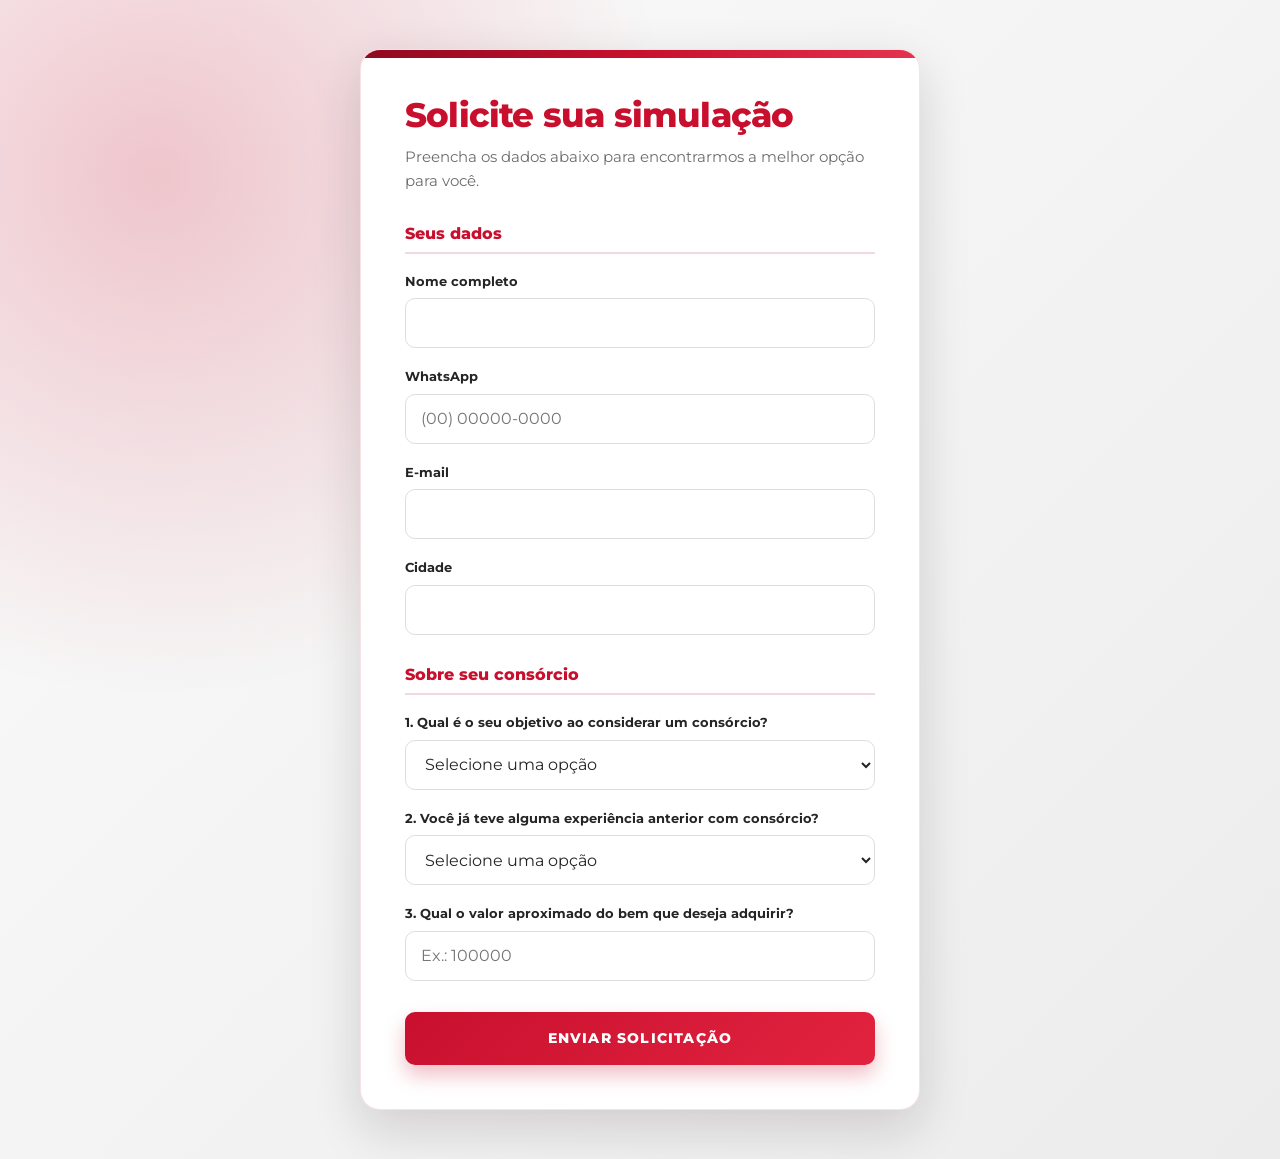
<file: Formulario2/index.html>
<!DOCTYPE html>
<html lang="pt-BR">
<head>
    <link rel="stylesheet" href="style.css">
  <meta charset="UTF-8">
  <meta name="viewport" content="width=device-width, initial-scale=1.0">
  <title>Simulação de Consórcio</title>

  <link rel="stylesheet" href="style.css">
</head>

<body>
  <main class="pagina">
    <form class="formulario" id="formulario-consorcio">
      <h1>Solicite sua simulação</h1>

      <p class="subtitulo">
        Preencha os dados abaixo para encontrarmos a melhor opção para você.
      </p>

      <h2>Seus dados</h2>

      <div class="campo">
        <label for="nome">Nome completo</label>
        <input type="text" id="nome" name="nome" required>
      </div>

      <div class="campo">
        <label for="whatsapp">WhatsApp</label>
        <input type="tel" id="whatsapp" name="whatsapp"
          placeholder="(00) 00000-0000" required>
      </div>

      <div class="campo">
        <label for="email">E-mail</label>
        <input type="email" id="email" name="email" required>
      </div>

      <div class="campo">
        <label for="cidade">Cidade</label>
        <input type="text" id="cidade" name="cidade" required>
      </div>

      <h2>Sobre seu consórcio</h2>

      <div class="campo">
        <label for="objetivo">1. Qual é o seu objetivo ao considerar um consórcio?</label>
        <select id="objetivo" name="objetivo" required>
          <option value="" selected disabled>Selecione uma opção</option>
          <option value="Investimento e rentabilidade">Investimento e rentabilidade</option>
          <option value="Comprar um imóvel">Comprar um imóvel</option>
          <option value="Comprar um veículo">Comprar um veículo</option>
          <option value="Planejamento financeiro">Planejamento financeiro</option>
          <option value="Outro">Outro</option>
        </select>
      </div>

      <div class="campo">
        <label for="experiencia">2. Você já teve alguma experiência anterior com consórcio?</label>
        <select id="experiencia" name="experiencia" required>
          <option value="" selected disabled>Selecione uma opção</option>
          <option value="Sim, já participei de um consórcio">Sim, já participei de um consórcio</option>
          <option value="Não, é a minha primeira vez">Não, é a minha primeira vez</option>
        </select>
      </div>

      <div class="campo">
        <label for="valor">3. Qual o valor aproximado do bem que deseja adquirir?</label>
        <input type="number" id="valor" name="valor"
          min="0" placeholder="Ex.: 100000" required>
      </div>

      <button class="botao-enviar" type="submit">ENVIAR SOLICITAÇÃO</button>
    </form>
  </main>

    <script src="java.js"></script>
</body>
</html>
</file>
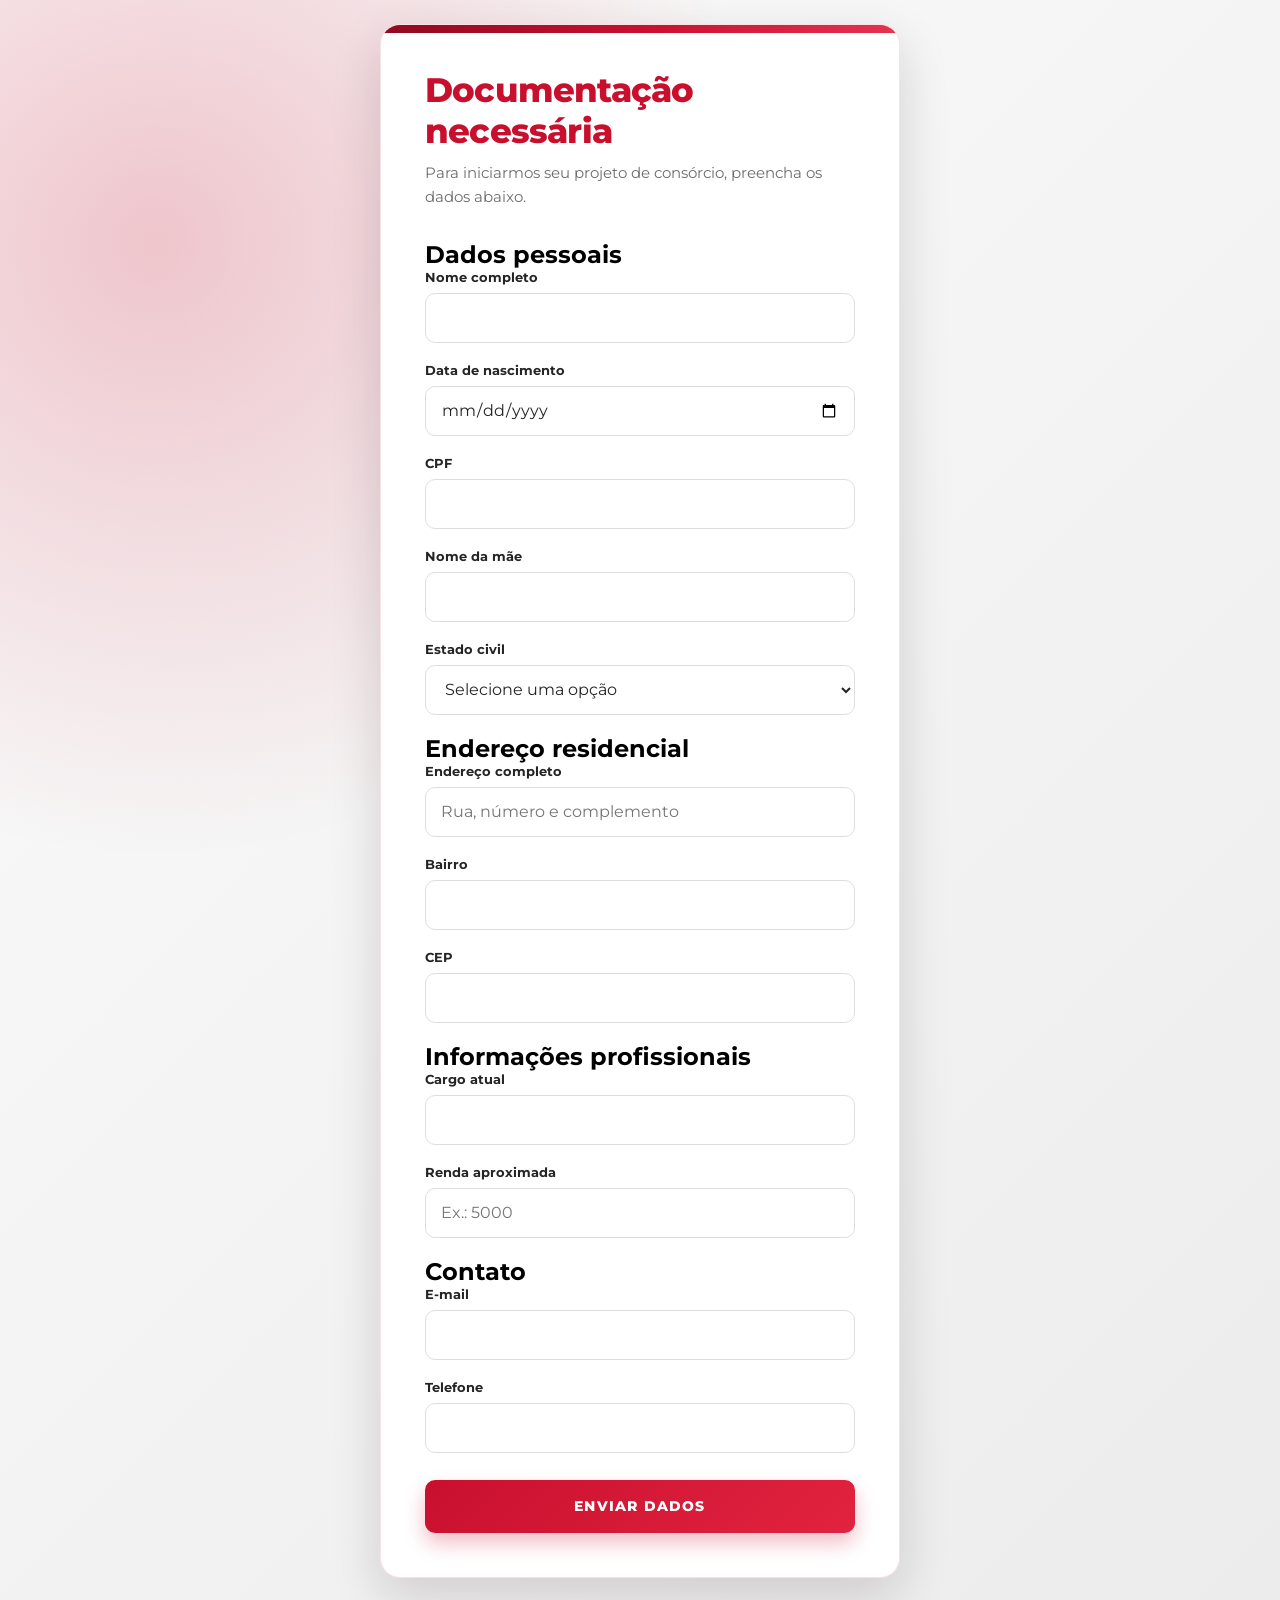
<file: Meuformulario/index.html>
<!DOCTYPE html>
<html lang="pt-BR">
<head>
  <meta charset="UTF-8">
  <meta name="viewport" content="width=device-width, initial-scale=1.0">

  <title>Dados Pessoais</title>

  <link rel="stylesheet" href="style.css">
</head>

<body>
  <main class="pagina">
    <form class="formulario" id="formulario-consorcio">
      <h1>Documentação necessária</h1>

      <p class="subtitulo">
        Para iniciarmos seu projeto de consórcio, preencha os dados abaixo.
      </p>

      <h2>Dados pessoais</h2>

      <div class="campo">
        <label for="nome">Nome completo</label>
        <input type="text" id="nome" name="nome" required>
      </div>

      <div class="campo">
        <label for="nascimento">Data de nascimento</label>
        <input type="date" id="nascimento" name="nascimento" required>
      </div>

      <div class="campo">
        <label for="cpf">CPF</label>
        <input type="text" id="cpf" name="cpf" required>
      </div>

      <div class="campo">
        <label for="mae">Nome da mãe</label>
        <input type="text" id="mae" name="mae" required>
      </div>

      <div class="campo">
        <label for="estado-civil">Estado civil</label>
        <select id="estado-civil" name="estado-civil" required>
          <option value="" selected disabled>Selecione uma opção</option>
          <option value="solteiro">Solteiro(a)</option>
          <option value="casado">Casado(a)</option>
          <option value="divorciado">Divorciado(a)</option>
          <option value="viuvo">Viúvo(a)</option>
          <option value="uniao-estavel">União estável</option>
        </select>
      </div>

      <h2>Endereço residencial</h2>

      <div class="campo">
        <label for="endereco">Endereço completo</label>
        <input type="text" id="endereco" name="endereco"
          placeholder="Rua, número e complemento" required>
      </div>

      <div class="campo">
        <label for="bairro">Bairro</label>
        <input type="text" id="bairro" name="bairro" required>
      </div>

      <div class="campo">
        <label for="cep">CEP</label>
        <input type="text" id="cep" name="cep" required>
      </div>

      <h2>Informações profissionais</h2>

      <div class="campo">
        <label for="cargo">Cargo atual</label>
        <input type="text" id="cargo" name="cargo" required>
      </div>

      <div class="campo">
        <label for="renda">Renda aproximada</label>
        <input type="number" id="renda" name="renda" min="0"
          placeholder="Ex.: 5000" required>
      </div>

      <h2>Contato</h2>

      <div class="campo">
        <label for="email">E-mail</label>
        <input type="email" id="email" name="email" required>
      </div>

      <div class="campo">
        <label for="telefone">Telefone</label>
        <input type="tel" id="telefone" name="telefone" required>
      </div>

      <button class="botao-enviar" type="submit">ENVIAR DADOS</button>
    </form>
  </main>

  <script src="script.js"></script>
</body>
</html>
</file>
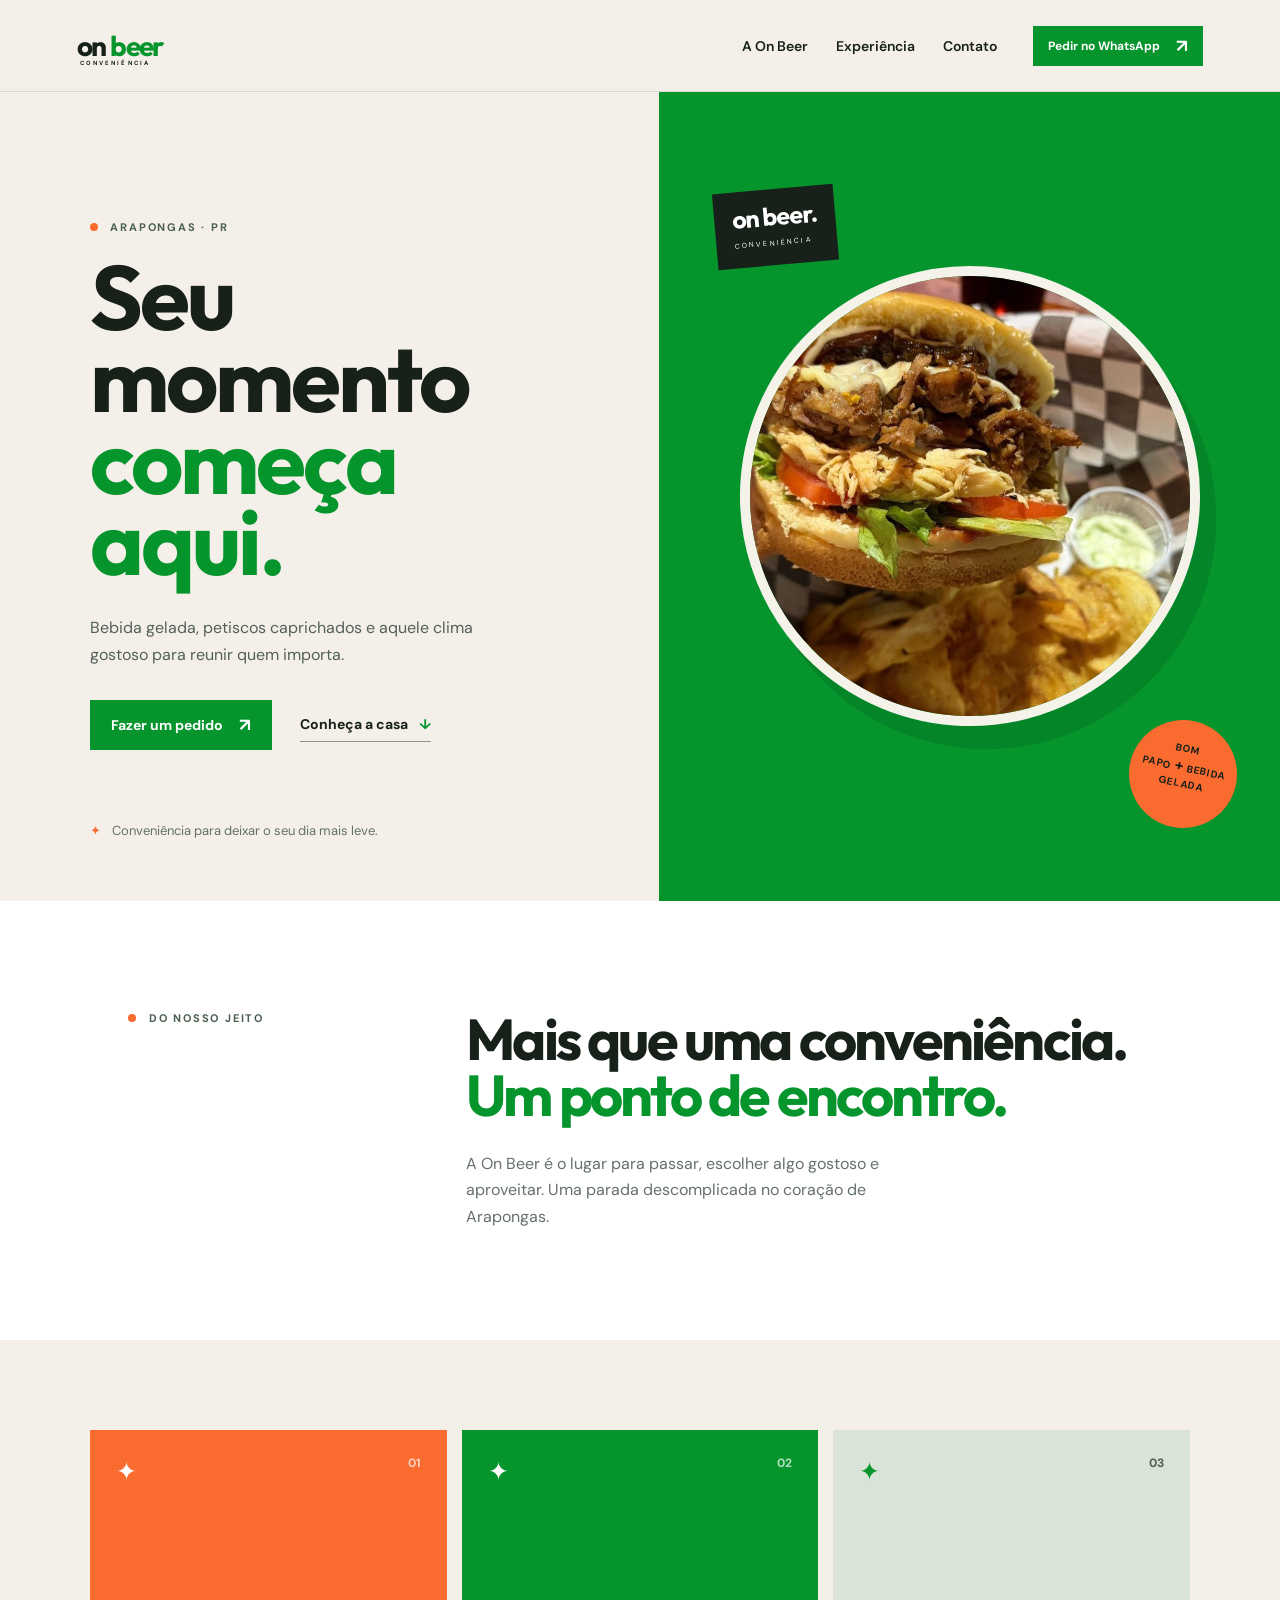
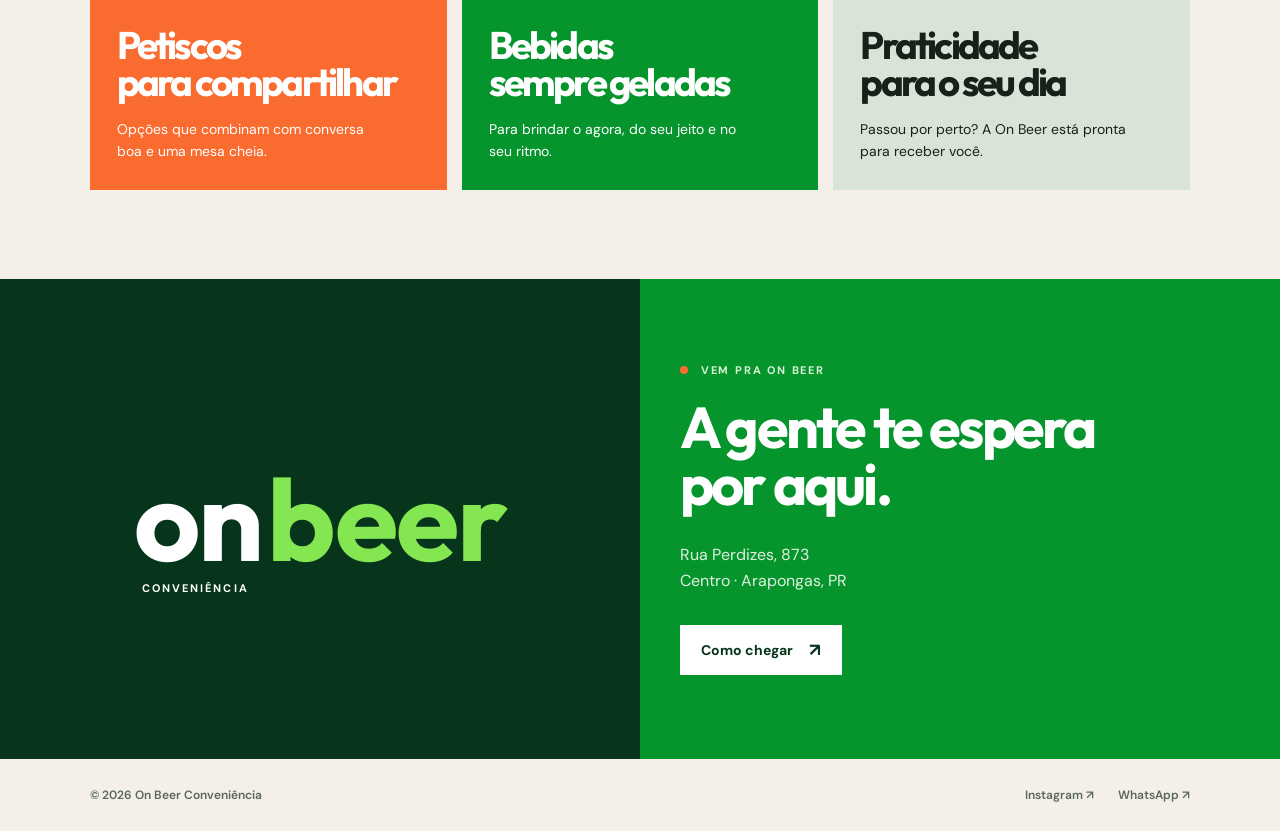
<file: onbeer/index.html>
<!doctype html>
<html lang="pt-BR">
  <head>
    <meta charset="UTF-8" />
    <meta name="viewport" content="width=device-width, initial-scale=1.0" />
    <meta name="description" content="On Beer Conveniência em Arapongas: bebidas geladas, petiscos e bons momentos." />
    <title>On Beer | Conveniência em Arapongas</title>
    <link rel="preconnect" href="https://fonts.googleapis.com" />
    <link rel="preconnect" href="https://fonts.gstatic.com" crossorigin />
    <link href="https://fonts.googleapis.com/css2?family=DM+Sans:wght@400;500;600;700&family=Outfit:wght@600;700;800&display=swap" rel="stylesheet" />
    <link rel="stylesheet" href="style.css" />
  </head>
  <body>
    <header class="topbar" id="inicio">
      <a class="brand" href="#inicio" aria-label="On Beer - início">
        <span>on</span> beer<small>CONVENIÊNCIA</small>
      </a>
      <button class="menu-toggle" aria-label="Abrir menu" aria-expanded="false">☰</button>
      <nav class="menu" aria-label="Navegação principal">
        <a href="#sobre">A On Beer</a>
        <a href="#experiencia">Experiência</a>
        <a href="#contato">Contato</a>
      </nav>
      <a class="button button-small" href="https://wa.me/5543988074126?text=Ol%C3%A1%2C%20vim%20pelo%20site%20da%20On%20Beer!" target="_blank" rel="noreferrer">Pedir no WhatsApp <span>↗</span></a>
    </header>

    <main>
      <section class="hero">
        <div class="hero-copy">
          <p class="eyebrow"><i></i> ARAPONGAS · PR</p>
          <h1>Seu momento<br /><em>começa aqui.</em></h1>
          <p class="hero-text">Bebida gelada, petiscos caprichados e aquele clima gostoso para reunir quem importa.</p>
          <div class="hero-actions">
            <a class="button" href="https://wa.me/5543988074126?text=Ol%C3%A1%2C%20quero%20fazer%20um%20pedido%20na%20On%20Beer!" target="_blank" rel="noreferrer">Fazer um pedido <span>↗</span></a>
            <a class="text-link" href="#sobre">Conheça a casa <span>↓</span></a>
          </div>
          <div class="hero-note"><span>✦</span> Conveniência para deixar o seu dia mais leve.</div>
        </div>
        <div class="hero-visual">
          <div class="image-frame">
            <img src="assets/Hamburger.jpeg" alt="Petiscos e acompanhamentos servidos pela On Beer" />
          </div>
          <div class="floating-tag"><b>on beer.</b><span>CONVENIÊNCIA</span></div>
          <div class="round-stamp">BOM<br />PAPO <b>+</b> BEBIDA<br />GELADA</div>
        </div>
      </section>

      <section class="intro" id="sobre">
        <p class="eyebrow"><i></i> DO NOSSO JEITO</p>
        <div>
          <h2>Mais que uma conveniência.<br /><em>Um ponto de encontro.</em></h2>
          <p>A On Beer é o lugar para passar, escolher algo gostoso e aproveitar. Uma parada descomplicada no coração de Arapongas.</p>
        </div>
      </section>

      <section class="experience" id="experiencia">
        <article class="experience-card food-card">
          <span class="card-number">01</span>
          <div class="card-icon">✦</div>
          <h3>Petiscos<br />para compartilhar</h3>
          <p>Opções que combinam com conversa boa e uma mesa cheia.</p>
        </article>
        <article class="experience-card green-card">
          <span class="card-number">02</span>
          <div class="card-icon">✦</div>
          <h3>Bebidas<br />sempre geladas</h3>
          <p>Para brindar o agora, do seu jeito e no seu ritmo.</p>
        </article>
        <article class="experience-card light-card">
          <span class="card-number">03</span>
          <div class="card-icon">✦</div>
          <h3>Praticidade<br />para o seu dia</h3>
          <p>Passou por perto? A On Beer está pronta para receber você.</p>
        </article>
      </section>

      <section class="visit" id="contato">
        <div class="visit-brand"><span>on</span> beer<small>CONVENIÊNCIA</small></div>
        <div class="visit-copy">
          <p class="eyebrow"><i></i> VEM PRA ON BEER</p>
          <h2>A gente te espera<br />por aqui.</h2>
          <address>Rua Perdizes, 873<br />Centro · Arapongas, PR</address>
          <a class="button button-light" href="https://www.google.com/maps/search/?api=1&query=Rua%20Perdizes%20873%2C%20Arapongas%20PR" target="_blank" rel="noreferrer">Como chegar <span>↗</span></a>
        </div>
      </section>
    </main>

    <footer>
      <p>© <span id="year"></span> On Beer Conveniência</p>
      <a href="https://www.instagram.com/onbeer_conveniencia/" target="_blank" rel="noreferrer">Instagram ↗</a>
      <a href="https://wa.me/5543988074126?text=Ol%C3%A1%2C%20vim%20pelo%20site%20da%20On%20Beer!" target="_blank" rel="noreferrer">WhatsApp ↗</a>
    </footer>
    <script src="script.js"></script>
  </body>
</html>
</file>
<file: Formulario2/style.css>
@import url("https://fonts.googleapis.com/css2?family=Montserrat:wght@400;500;600;700;800&display=swap");

:root {
  --vermelho: #c8102e;
  --vermelho-escuro: #8f0a20;
  --texto: #242424;
  --cinza: #6d6d6d;
}

* {
  box-sizing: border-box;
  margin: 0;
  padding: 0;
}

body {
  min-height: 100vh;
  font-family: "Montserrat", Arial, sans-serif;
  background:
    radial-gradient(circle at 12% 15%, rgba(200, 16, 46, 0.22), transparent 35%),
    linear-gradient(135deg, #fbfbfb, #ececec);
  padding: 24px;
}

.pagina {
  width: 100%;
  max-width: 560px;
  margin: 0 auto;
}

.formulario {
  position: relative;
  overflow: hidden;
  margin: 25px 0;
  padding: 44px;
  background: #fff;
  border: 1px solid rgba(200, 16, 46, 0.12);
  border-radius: 20px;
  box-shadow: 0 18px 50px rgba(40, 20, 24, 0.16);
}

.formulario::before {
  content: "";
  position: absolute;
  top: 0;
  left: 0;
  width: 100%;
  height: 8px;
  background: linear-gradient(90deg, var(--vermelho-escuro), var(--vermelho), #e5334f);
}

h1 {
  color: var(--vermelho);
  font-size: clamp(1.7rem, 4vw, 2.1rem);
  font-weight: 800;
  letter-spacing: -0.8px;
  margin-bottom: 10px;
}

.subtitulo {
  color: var(--cinza);
  font-size: 0.95rem;
  line-height: 1.6;
  margin-bottom: 30px;
}

h2 {
  color: var(--vermelho);
  font-size: 1rem;
  font-weight: 800;
  margin: 30px 0 18px;
  padding-bottom: 9px;
  border-bottom: 2px solid #f2d9de;
}

.campo {
  margin-bottom: 19px;
}

.campo label {
  display: block;
  color: var(--texto);
  font-size: 0.83rem;
  font-weight: 700;
  line-height: 1.4;
  margin-bottom: 8px;
}

.campo input,
.campo select {
  width: 100%;
  height: 50px;
  padding: 0 15px;
  border: 1px solid #dedede;
  border-radius: 10px;
  outline: none;
  background: #fff;
  color: var(--texto);
  font: inherit;
  transition: border-color 0.2s, box-shadow 0.2s, background 0.2s;
}

.campo input:focus,
.campo select:focus {
  border-color: var(--vermelho);
  background: #fffafb;
  box-shadow: 0 0 0 4px rgba(200, 16, 46, 0.12);
}

.botao-enviar {
  width: 100%;
  height: 53px;
  margin-top: 12px;
  border: 0;
  border-radius: 10px;
  background: linear-gradient(135deg, var(--vermelho), #e2233f);
  color: #fff;
  cursor: pointer;
  font: inherit;
  font-size: 0.9rem;
  font-weight: 800;
  letter-spacing: 1.2px;
  box-shadow: 0 10px 20px rgba(200, 16, 46, 0.27);
  transition: transform 0.2s, box-shadow 0.2s;
}

.botao-enviar:hover {
  box-shadow: 0 13px 24px rgba(200, 16, 46, 0.35);
  transform: translateY(-2px);
}

.botao-enviar:active {
  transform: translateY(0);
}

@media (max-width: 520px) {
  body {
    padding: 14px;
  }

  .formulario {
    padding: 34px 24px;
    border-radius: 16px;
  }
}
</file>
<file: Meuformulario/style.css>
@import url('https://fonts.googleapis.com/css2?family=Montserrat:wght@400;500;600;700;800&display=swap');

:root {
  --vermelho: #c8102e;
  --vermelho-escuro: #8f0a20;
  --texto: #242424;
  --cinza: #6d6d6d;
}

* {
  box-sizing: border-box;
  margin: 0;
  padding: 0;
}

body {
  min-height: 100vh;
  font-family: "Montserrat", Arial, sans-serif;
  background:
    radial-gradient(circle at 12% 15%, rgba(200, 16, 46, 0.22), transparent 35%),
    linear-gradient(135deg, #fbfbfb 0%, #ececec 100%);
  display: grid;
  place-items: center;
  padding: 24px;
}

.pagina {
  width: 100%;
  max-width: 520px;
}

.formulario {
  position: relative;
  overflow: hidden;
  padding: 44px;
  background: #ffffff;
  border-radius: 20px;
  border: 1px solid rgba(200, 16, 46, 0.12);
  box-shadow: 0 18px 50px rgba(40, 20, 24, 0.16);
}

.formulario::before {
  content: "";
  position: absolute;
  top: 0;
  left: 0;
  width: 100%;
  height: 8px;
  background: linear-gradient(90deg, var(--vermelho-escuro), var(--vermelho), #e5334f);
}

h1 {
  color: var(--vermelho);
  font-size: clamp(1.7rem, 4vw, 2.1rem);
  font-weight: 800;
  letter-spacing: -0.8px;
  margin-bottom: 10px;
}

.subtitulo {
  color: var(--cinza);
  font-size: 0.95rem;
  line-height: 1.6;
  margin-bottom: 30px;
}

.campo {
  margin-bottom: 19px;
}

.campo label {
  display: block;
  color: var(--texto);
  font-size: 0.83rem;
  font-weight: 700;
  margin-bottom: 8px;
}

.campo input {
  width: 100%;
  height: 50px;
  border: 1px solid #dedede;
  border-radius: 10px;
  outline: none;
  padding: 0 15px;
  color: var(--texto);
  font: inherit;
  transition: border-color 0.2s, box-shadow 0.2s, background 0.2s;
}

.campo input:hover {
  border-color: #c9c9c9;
}

.campo input:focus {
  border-color: var(--vermelho);
  background: #fffafb;
  box-shadow: 0 0 0 4px rgba(200, 16, 46, 0.12);
}

.botao-enviar {
  width: 100%;
  height: 53px;
  margin-top: 8px;
  border: 0;
  border-radius: 10px;
  background: linear-gradient(135deg, var(--vermelho), #e2233f);
  color: #fff;
  cursor: pointer;
  font: inherit;
  font-size: 0.9rem;
  font-weight: 800;
  letter-spacing: 1.2px;
  box-shadow: 0 10px 20px rgba(200, 16, 46, 0.27);
  transition: transform 0.2s, box-shadow 0.2s, background 0.2s;
}

.botao-enviar:hover {
  background: linear-gradient(135deg, var(--vermelho-escuro), var(--vermelho));
  box-shadow: 0 13px 24px rgba(200, 16, 46, 0.35);
  transform: translateY(-2px);
}

.botao-enviar:active {
  transform: translateY(0);
}

@media (max-width: 520px) {
  .formulario {
    padding: 34px 24px;
    border-radius: 16px;
  }
}

.campo input {
  cursor: text;
}

.botao-enviar {
  cursor: pointer;
}
.campo select {
  width: 100%;
  height: 50px;
  padding: 0 15px;
  border: 1px solid #dedede;
  border-radius: 10px;
  outline: none;
  background: #fff;
  color: var(--texto);
  font: inherit;
}

.campo select:focus {
  border-color: var(--vermelho);
  background: #fffafb;
  box-shadow: 0 0 0 4px rgba(200, 16, 46, 0.12);
}
</file>
<file: onbeer/style.css>
:root { --green:#05952c; --deep:#06351b; --cream:#f4f0e9; --ink:#172019; --orange:#fa6b30; }
* { box-sizing:border-box; } html { scroll-behavior:smooth; } body { margin:0; color:var(--ink); background:var(--cream); font-family:"DM Sans",sans-serif; } a { color:inherit; text-decoration:none; }
.topbar { min-height:92px; padding:18px clamp(24px,6vw,92px); display:flex; align-items:center; gap:36px; border-bottom:1px solid #d9d6ce; position:relative; z-index:5; background:var(--cream); }
.brand,.visit-brand { position:relative; display:inline-flex; align-items:baseline; gap:5px; color:var(--green); font:700 28px/1 "Outfit",sans-serif; letter-spacing:-1.7px; }.brand span,.visit-brand span { color:#162119; }.brand small,.visit-brand small { position:absolute; top:28px; left:3px; font:700 6px/1 "DM Sans",sans-serif; letter-spacing:2.1px; color:var(--ink); white-space:nowrap; }
.menu { display:flex; gap:28px; margin-left:auto; font-size:14px; font-weight:600; }.menu a:hover,.text-link:hover,footer a:hover { color:var(--green); }.menu-toggle { display:none; border:0; background:transparent; font-size:24px; }
.button { display:inline-flex; align-items:center; justify-content:center; gap:16px; padding:15px 20px; background:var(--green); border:1px solid var(--green); color:#fff; font-size:14px; font-weight:700; transition:.2s ease; }.button:hover { background:var(--deep); border-color:var(--deep); transform:translateY(-2px); }.button span { font-size:18px; line-height:10px; }.button-small { padding:11px 14px; font-size:12px; }
.hero { min-height:640px; display:grid; grid-template-columns:1.03fr .97fr; overflow:hidden; }.hero-copy { padding:clamp(64px,10vw,146px) clamp(24px,7vw,108px) 62px; }.eyebrow { margin:0 0 22px; color:#49604f; font-weight:700; font-size:11px; letter-spacing:1.8px; }.eyebrow i { width:8px; height:8px; display:inline-block; margin-right:8px; background:var(--orange); border-radius:50%; }
h1,h2,h3 { font-family:"Outfit",sans-serif; letter-spacing:-2.8px; } h1 { margin:0; max-width:600px; font-size:clamp(58px,7.1vw,106px); line-height:.9; } h1 em,h2 em { color:var(--green); font-style:normal; }.hero-text { max-width:430px; margin:32px 0; color:#526058; font-size:16px; line-height:1.65; }.hero-actions { display:flex; align-items:center; gap:28px; }.text-link { border-bottom:1px solid #89958d; padding:8px 0; font-size:14px; font-weight:700; }.text-link span { margin-left:8px; color:var(--green); }.hero-note { margin-top:72px; color:#637168; font-size:13px; }.hero-note span { color:var(--orange); margin-right:8px; }
.hero-visual { position:relative; min-height:580px; background:var(--green); padding:clamp(30px,5vw,72px); display:flex; align-items:center; justify-content:center; }.image-frame { width:min(100%,460px);aspect-ratio: 1; overflow:hidden; border-radius: 50%; border:10px solid #f5f2e9; transform:rotate(4deg); box-shadow:18px 22px 0 rgba(0,0,0,.11); }.image-frame img { width:100%; height:100%; object-fit:cover; object-position:center 9%; transform:scale(1.1); }.floating-tag { position:absolute; left:9%; top:12%; padding:15px 18px; color:#fff; background:#172019; transform:rotate(-5deg); }.floating-tag b { display:block; font:700 25px/1 "Outfit",sans-serif; letter-spacing:-1px; }.floating-tag span { font-size:7px; letter-spacing:2.2px; }.round-stamp { position:absolute; right:7%; bottom:9%; width:108px; height:108px; padding-top:22px; border-radius:50%; background:var(--orange); text-align:center; font-size:10px; font-weight:700; letter-spacing:.8px; line-height:1.4; transform:rotate(12deg); }.round-stamp b { font-size:15px; }
.intro { display:grid; grid-template-columns:.62fr 1.38fr; padding:110px clamp(24px,10vw,160px); gap:30px; background:#fff; }.intro h2,.visit h2 { margin:0; font-size:clamp(38px,4.5vw,65px); line-height:.98; }.intro div > p { max-width:430px; margin:27px 0 0; color:#657169; line-height:1.65; }
.experience { padding:clamp(52px,7vw,105px) clamp(24px,7vw,112px); display:grid; grid-template-columns:repeat(3,1fr); gap:15px; }.experience-card { min-height:360px; padding:27px; position:relative; display:flex; flex-direction:column; justify-content:flex-end; }.card-number { position:absolute; top:25px; right:26px; font-size:12px; font-weight:700; opacity:.7; }.card-icon { position:absolute; top:25px; left:26px; font-size:25px; }.experience-card h3 { margin:0; font-size:clamp(30px,3vw,43px); line-height:.97; }.experience-card p { margin:18px 0 0; max-width:270px; font-size:14px; line-height:1.55; }.food-card { color:#fff; background:var(--orange); }.green-card { color:#fff; background:var(--green); }.light-card { background:#dae3d8; }.light-card .card-icon { color:var(--green); }
.visit { display:grid; grid-template-columns:1fr 1fr; min-height:465px; background:var(--deep); color:#fff; }.visit-brand { align-self:center; justify-self:center; color:#84e650; font-size:clamp(58px,9vw,132px); }.visit-brand span { color:#fff; }.visit-brand small { top:calc(100% + 6px); left:8px; color:#fff; font-size:clamp(7px,1vw,11px); }.visit-copy { padding:84px 40px; background:var(--green); }.visit-copy .eyebrow { color:#d7f5d6; }.visit-copy h2 { max-width:450px; }.visit-copy address { margin:30px 0; font-style:normal; color:#e0f1df; line-height:1.65; }.button-light { background:#fff; border-color:#fff; color:var(--deep); }.button-light:hover { background:var(--cream); border-color:var(--cream); }
footer { padding:28px clamp(24px,7vw,110px); display:flex; gap:24px; font-size:12px; font-weight:600; color:#59665d; } footer p { margin:0 auto 0 0; }
@media (max-width:760px) { .topbar { min-height:72px; padding:13px 24px; }.menu-toggle { display:block; margin-left:auto; }.menu { display:none; position:absolute; left:0; right:0; top:72px; padding:18px 24px; background:var(--cream); border-bottom:1px solid #d9d6ce; flex-direction:column; gap:15px; }.menu.open { display:flex; }.topbar > .button { display:none; }.hero { grid-template-columns:1fr; }.hero-copy { padding-top:70px; }.hero-visual { min-height:460px; }.image-frame { height:385px; }.round-stamp { right:6%; }.intro,.visit { grid-template-columns:1fr; }.intro { padding:65px 25px; }.experience { grid-template-columns:1fr; }.experience-card { min-height:270px; }.visit-brand { min-height:260px; }.visit-copy { padding:68px 26px; } footer { flex-wrap:wrap; } footer p { width:100%; } }
</file>
